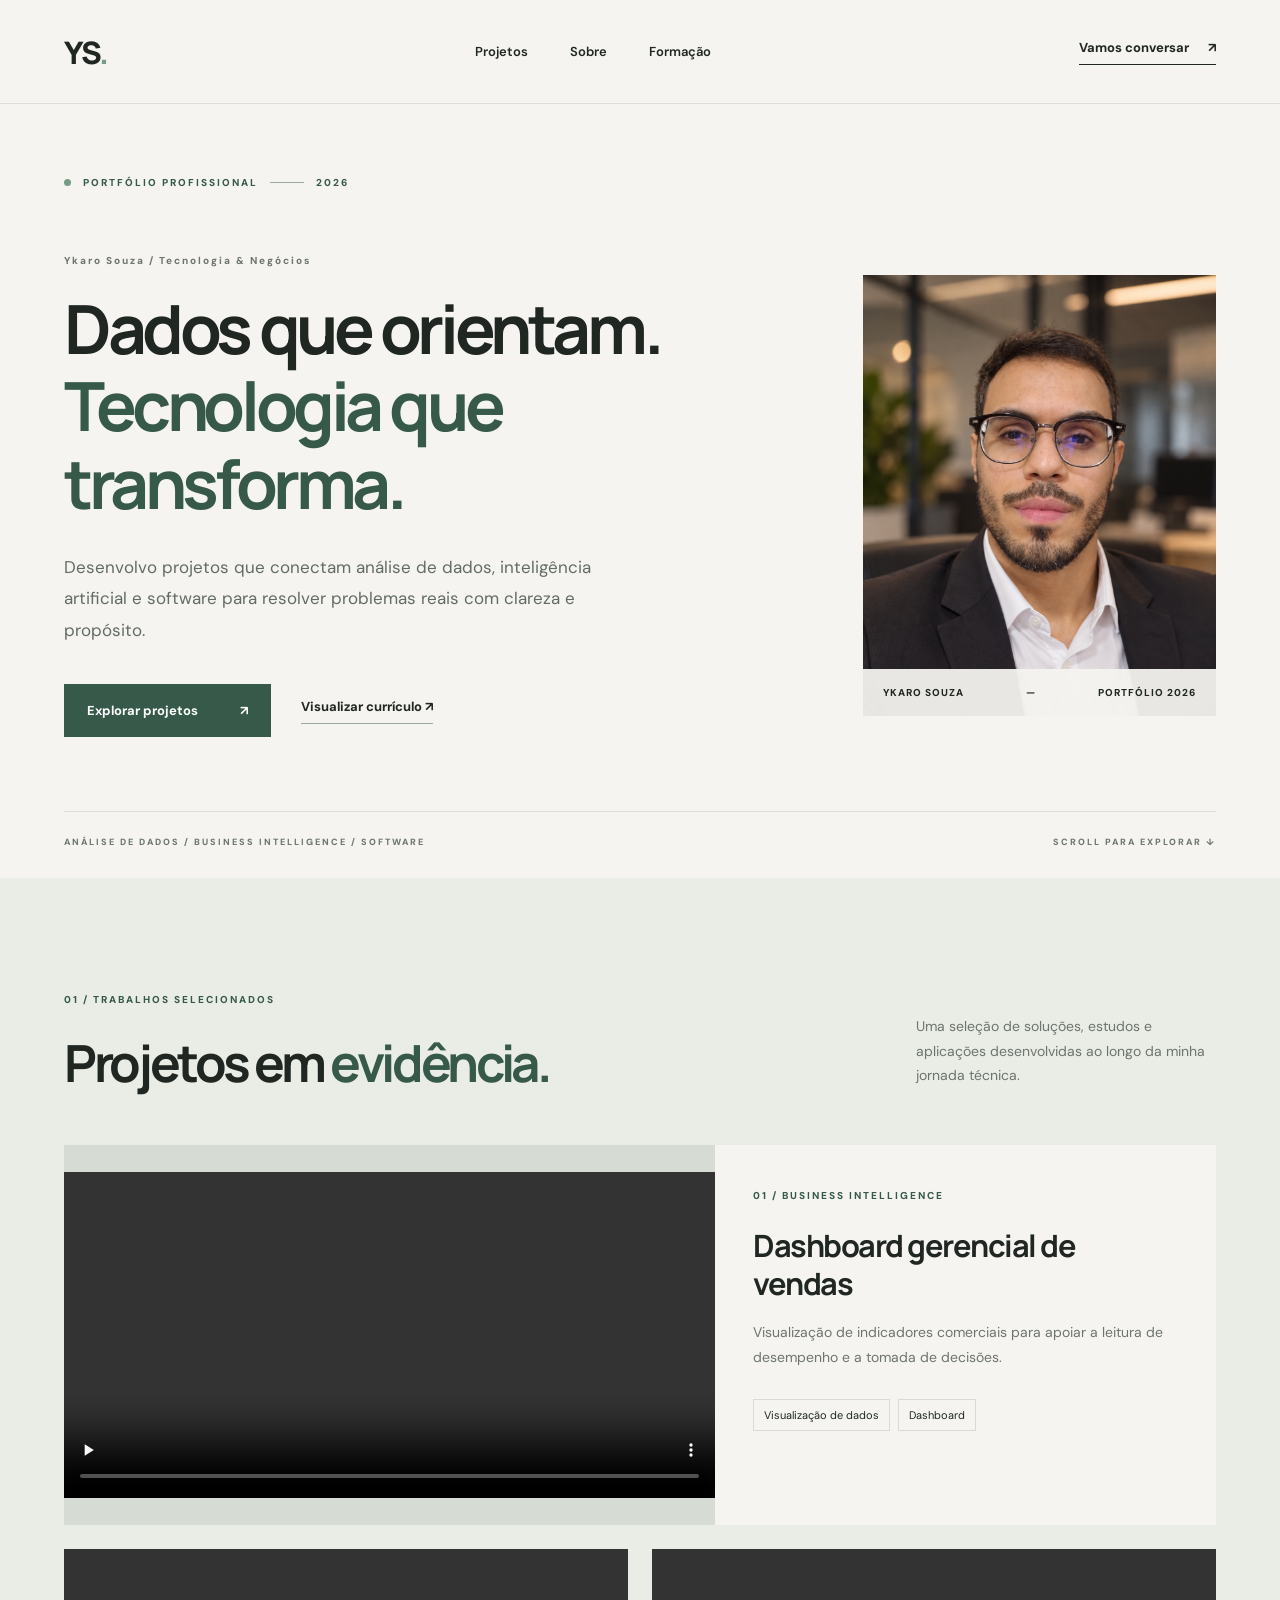
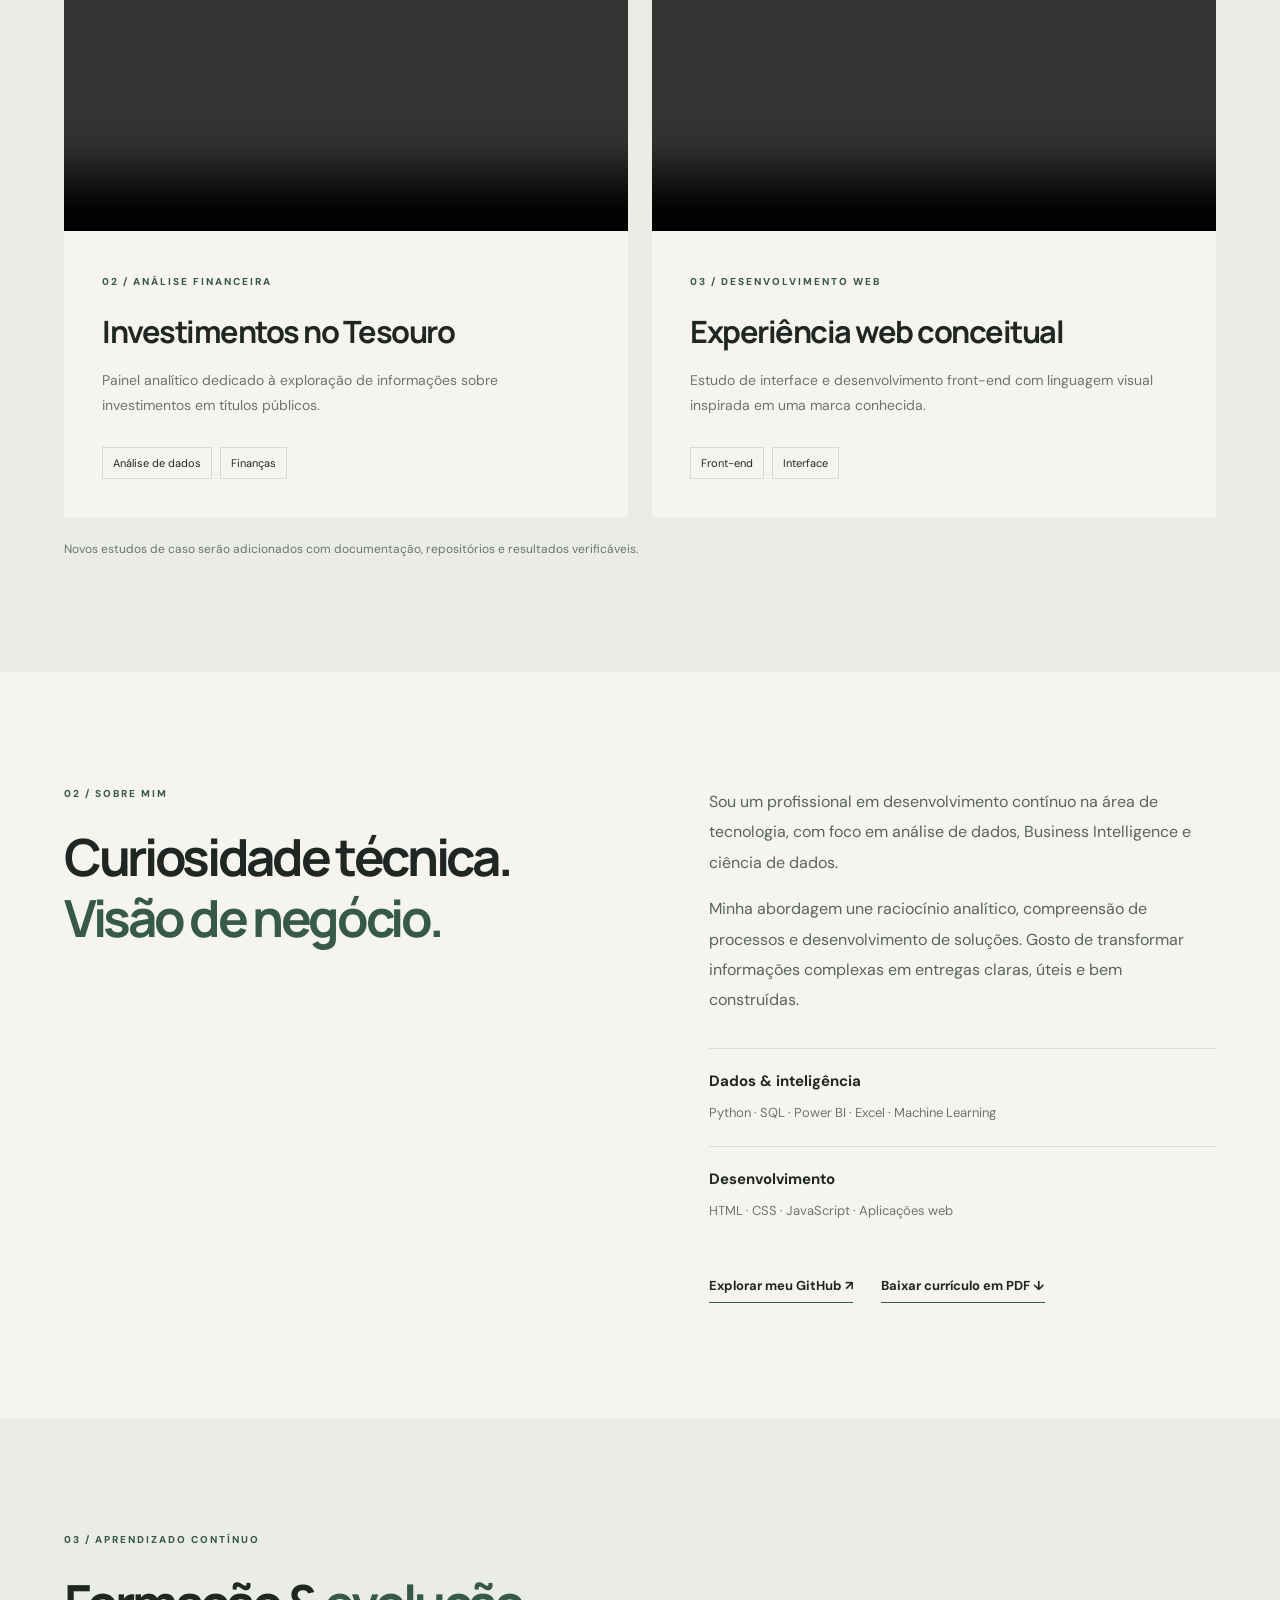
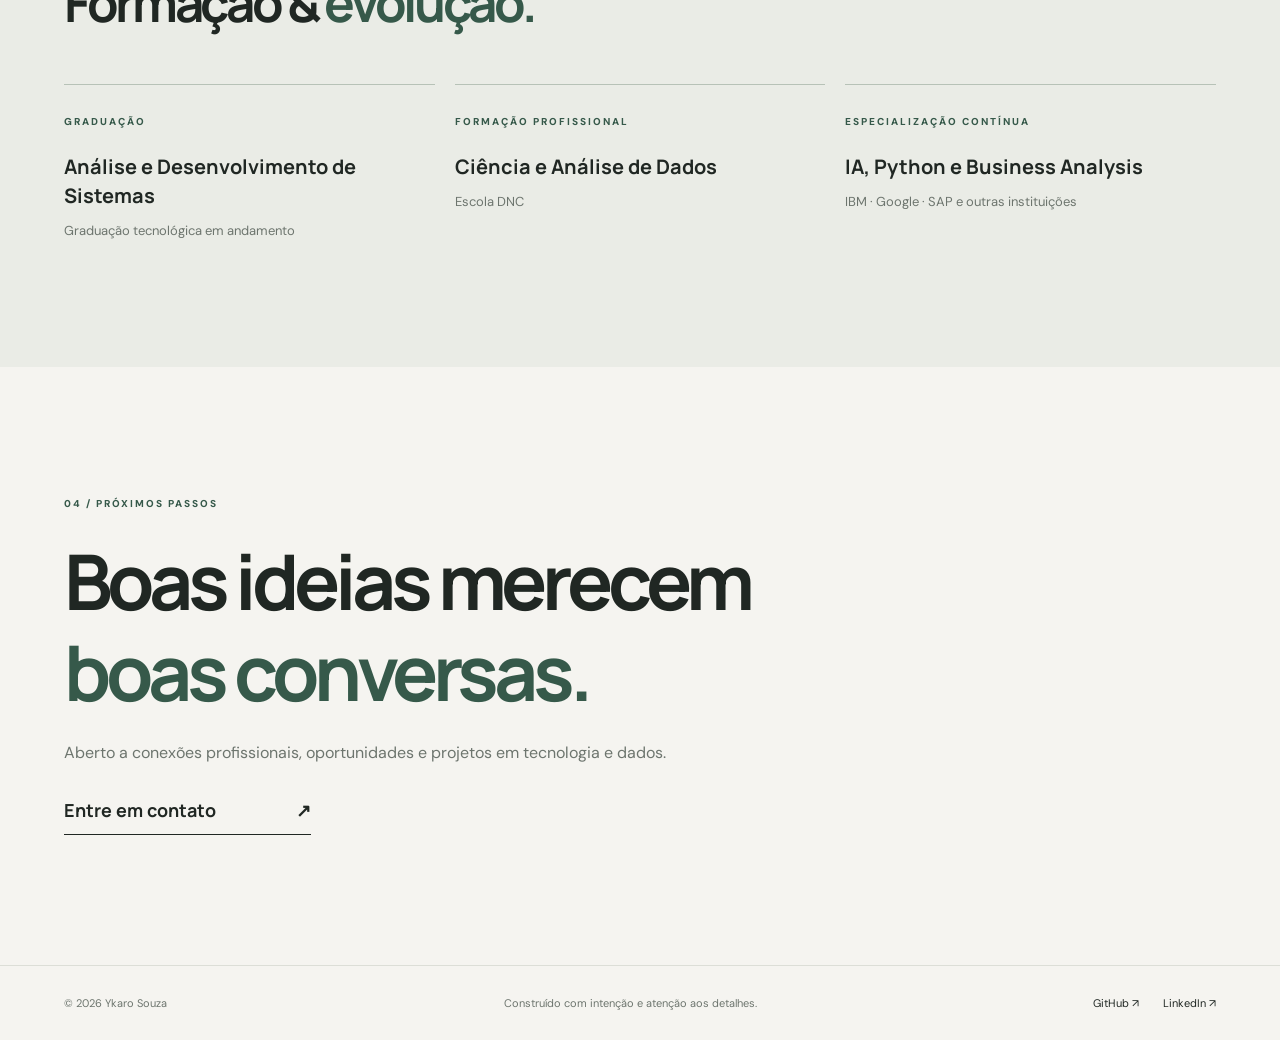
<file: preview.html>
<!doctype html>
<html lang="pt-BR"><head><meta charset="UTF-8"><meta name="viewport" content="width=device-width, initial-scale=1"><meta name="theme-color" content="#f5f4f0"><meta name="description" content="Ykaro Souza — projetos em análise de dados, inteligência artificial e desenvolvimento de software."><title>Ykaro Souza — Dados, IA & Software</title><link rel="preconnect" href="https://fonts.googleapis.com"><link rel="preconnect" href="https://fonts.gstatic.com" crossorigin><link href="https://fonts.googleapis.com/css2?family=DM+Sans:wght@400;500;600;700&family=Manrope:wght@400;500;600;700;800&display=swap" rel="stylesheet"><link rel="stylesheet" href="portfolio-v2.css"></head>
<body><a class="skip" href="#main">Pular para o conteúdo</a><header class="nav wrap"><a class="wordmark" href="#inicio">YS<span class="dot">.</span></a><nav aria-label="Navegação principal"><a href="#projetos">Projetos</a><a href="#sobre">Sobre</a><a href="#formacao">Formação</a></nav><a class="nav-contact" href="mailto:steffanoayres@gmail.com">Vamos conversar <span aria-hidden="true">↗</span></a></header>
<main id="main"><section class="hero wrap" id="inicio"><div class="eyebrow"><span class="status"></span> PORTFÓLIO PROFISSIONAL <span class="eyebrow-line"></span> 2026</div><div class="hero-layout"><div><p class="overline">Ykaro Souza / Tecnologia & Negócios</p><h1>Dados que orientam.<br><em>Tecnologia que transforma.</em></h1><p class="lead">Desenvolvo projetos que conectam análise de dados, inteligência artificial e software para resolver problemas reais com clareza e propósito.</p><div class="hero-actions"><a class="primary" href="#projetos">Explorar projetos <span>↗</span></a><a class="secondary" href="assets/Curriculo_Ykaro.pdf" target="_blank" rel="noopener noreferrer">Visualizar currículo ↗</a></div></div><div class="portrait"><img src="assets/foto-perfil.png" alt="Retrato de Ykaro Souza"><span class="portrait-caption">YKARO SOUZA <span>—</span> PORTFÓLIO 2026</span></div></div><div class="hero-bottom"><span>ANÁLISE DE DADOS / BUSINESS INTELLIGENCE / SOFTWARE</span><span>SCROLL PARA EXPLORAR ↓</span></div></section>
<section class="section projects" id="projetos"><div class="wrap"><div class="section-head"><div><p class="kicker">01 / TRABALHOS SELECIONADOS</p><h2>Projetos em <em>evidência.</em></h2></div><p>Uma seleção de soluções, estudos e aplicações desenvolvidas ao longo da minha jornada técnica.</p></div><div class="project-grid">
<article class="project feature"><div class="project-media"><video controls preload="none" playsinline aria-label="Demonstração do dashboard de vendas"><source src="assets/dash_gerencial.mp4" type="video/mp4"></video></div><div class="project-info"><span class="project-index">01 / BUSINESS INTELLIGENCE</span><h3>Dashboard gerencial de vendas</h3><p>Visualização de indicadores comerciais para apoiar a leitura de desempenho e a tomada de decisões.</p><div class="tags"><span>Visualização de dados</span><span>Dashboard</span></div></div></article>
<article class="project"><div class="project-media"><video controls preload="none" playsinline aria-label="Demonstração do dashboard de investimentos"><source src="assets/dash_tesouro.mp4" type="video/mp4"></video></div><div class="project-info"><span class="project-index">02 / ANÁLISE FINANCEIRA</span><h3>Investimentos no Tesouro</h3><p>Painel analítico dedicado à exploração de informações sobre investimentos em títulos públicos.</p><div class="tags"><span>Análise de dados</span><span>Finanças</span></div></div></article>
<article class="project"><div class="project-media"><video controls preload="none" playsinline aria-label="Demonstração do projeto de desenvolvimento web"><source src="assets/site redbull.mp4" type="video/mp4"></video></div><div class="project-info"><span class="project-index">03 / DESENVOLVIMENTO WEB</span><h3>Experiência web conceitual</h3><p>Estudo de interface e desenvolvimento front-end com linguagem visual inspirada em uma marca conhecida.</p><div class="tags"><span>Front-end</span><span>Interface</span></div></div></article>
</div><p class="project-note">Novos estudos de caso serão adicionados com documentação, repositórios e resultados verificáveis.</p></div></section>
<section class="section about wrap" id="sobre"><div><p class="kicker">02 / SOBRE MIM</p><h2>Curiosidade técnica.<br><em>Visão de negócio.</em></h2></div><div class="about-copy"><p>Sou um profissional em desenvolvimento contínuo na área de tecnologia, com foco em análise de dados, Business Intelligence e ciência de dados.</p><p>Minha abordagem une raciocínio analítico, compreensão de processos e desenvolvimento de soluções. Gosto de transformar informações complexas em entregas claras, úteis e bem construídas.</p><div class="skill-groups"><div><h3>Dados & inteligência</h3><p>Python · SQL · Power BI · Excel · Machine Learning</p></div><div><h3>Desenvolvimento</h3><p>HTML · CSS · JavaScript · Aplicações web</p></div></div><div class="resume-links"><a class="text-link" href="https://github.com/Ykaro-Ayres" target="_blank" rel="noopener noreferrer">Explorar meu GitHub ↗</a><a class="text-link" href="assets/Curriculo_Ykaro.pdf" download="Curriculo_Ykaro_Souza.pdf">Baixar currículo em PDF ↓</a></div></div></section>
<section class="section education" id="formacao"><div class="wrap"><div class="section-head"><div><p class="kicker">03 / APRENDIZADO CONTÍNUO</p><h2>Formação & <em>evolução.</em></h2></div></div><div class="education-grid"><div class="education-item"><span>GRADUAÇÃO</span><h3>Análise e Desenvolvimento de Sistemas</h3><p>Graduação tecnológica em andamento</p></div><div class="education-item"><span>FORMAÇÃO PROFISSIONAL</span><h3>Ciência e Análise de Dados</h3><p>Escola DNC</p></div><div class="education-item"><span>ESPECIALIZAÇÃO CONTÍNUA</span><h3>IA, Python e Business Analysis</h3><p>IBM · Google · SAP e outras instituições</p></div></div></div></section>
<section class="contact wrap" id="contato"><p class="kicker">04 / PRÓXIMOS PASSOS</p><h2>Boas ideias merecem<br><em>boas conversas.</em></h2><p>Aberto a conexões profissionais, oportunidades e projetos em tecnologia e dados.</p><a href="mailto:steffanoayres@gmail.com" class="contact-link">Entre em contato <span>↗</span></a></section></main>
<footer class="footer wrap"><span>© <span id="year">2026</span> Ykaro Souza</span><span>Construído com intenção e atenção aos detalhes.</span><div><a href="https://github.com/Ykaro-Ayres" target="_blank" rel="noopener noreferrer">GitHub ↗</a><a href="https://www.linkedin.com/in/ykaro-souza-81953a337" target="_blank" rel="noopener noreferrer">LinkedIn ↗</a></div></footer><script>document.getElementById('year').textContent=new Date().getFullYear();</script></body></html>
</file>
<file: portfolio-v2.css>
:root{--ink:#202723;--muted:#6d756e;--paper:#f5f4f0;--green:#36594a;--line:#dcded7}*{box-sizing:border-box}html{scroll-behavior:smooth}body{margin:0;background:var(--paper);color:var(--ink);font-family:'DM Sans',sans-serif;-webkit-font-smoothing:antialiased}a{color:inherit;text-decoration:none}a:focus-visible,button:focus-visible{outline:3px solid #769b85;outline-offset:4px}.skip{position:absolute;left:-9999px}.skip:focus{left:12px;top:12px;z-index:99;background:white;padding:12px}.wrap{max-width:1320px;margin:auto;padding-left:5%;padding-right:5%}.nav{height:104px;display:flex;align-items:center;justify-content:space-between;border-bottom:1px solid var(--line)}.wordmark{font:800 31px Manrope,sans-serif;letter-spacing:-2px}.dot{color:#799c87}.nav nav{display:flex;gap:42px;font-size:13px;font-weight:600}.nav nav a:hover,.secondary:hover,.text-link:hover{color:var(--green)}.nav-contact{font-size:13px;font-weight:700;border-bottom:1px solid var(--ink);padding-bottom:8px}.nav-contact span{margin-left:16px}.hero{padding-top:72px}.eyebrow,.kicker,.overline,.hero-bottom,.project-index,.portrait-caption,.education-item>span{font-size:10px;letter-spacing:2px;font-weight:800}.eyebrow{display:flex;align-items:center;gap:12px;color:var(--green)}.status{height:7px;width:7px;border-radius:50%;background:#789b85}.eyebrow-line{width:34px;height:1px;background:#9ca89c}.hero-layout{display:grid;grid-template-columns:1.5fr .75fr;align-items:center;gap:8%;padding:65px 0 74px}.overline{color:var(--muted);margin:0 0 23px}h1,h2,h3,p{margin-top:0}h1,h2{font-family:Manrope,sans-serif;letter-spacing:-.065em}h1{font-size:clamp(48px,5.3vw,84px);line-height:1.14;margin-bottom:30px;font-weight:700}h1 em,h2 em{font-style:normal;color:var(--green)}.lead{font-size:17px;line-height:1.85;color:#626c65;max-width:550px}.hero-actions{display:flex;gap:30px;align-items:center;margin-top:38px}.primary{background:var(--green);color:white;padding:18px 23px;display:inline-flex;gap:42px;justify-content:space-between;font-size:13px;font-weight:700;transition:background .2s}.primary:hover{background:#243e33}.secondary{font-size:13px;font-weight:700;border-bottom:1px solid #9ca89c;padding-bottom:8px}.portrait{position:relative;aspect-ratio:4/5;background:#d9ded6;overflow:hidden}.portrait img{width:100%;height:100%;object-fit:cover;object-position:center}.portrait-caption{position:absolute;bottom:0;left:0;right:0;padding:17px 20px;background:rgba(245,244,240,.94);display:flex;justify-content:space-between;letter-spacing:1px}.hero-bottom{display:flex;justify-content:space-between;gap:20px;padding:24px 0 30px;border-top:1px solid var(--line);color:#6b766d;font-size:9px}.section{padding-top:115px;padding-bottom:115px}.projects,.education{background:#eaece6}.section-head{display:flex;justify-content:space-between;align-items:end;gap:60px;margin-bottom:52px}.kicker{color:var(--green);margin-bottom:26px}h2{font-size:clamp(38px,4vw,60px);line-height:1.18;font-weight:700;margin-bottom:0}.section-head>p{max-width:300px;color:var(--muted);line-height:1.75;font-size:14px;margin-bottom:5px}.project-grid{display:grid;grid-template-columns:1fr 1fr;gap:24px}.project{background:var(--paper);min-width:0}.project.feature{grid-column:1/-1;display:grid;grid-template-columns:1.3fr 1fr}.project-media{background:#d6dcd4;min-height:280px;display:flex;align-items:center}.project-media video{width:100%;max-height:450px;display:block;object-fit:contain}.project.feature .project-media{min-height:380px}.project-info{padding:38px}.project-index{color:var(--green)}.project h3{font:700 clamp(24px,2.4vw,34px)/1.25 Manrope,sans-serif;letter-spacing:-1.5px;margin:22px 0 18px}.project-info p{color:var(--muted);line-height:1.75;font-size:14px}.tags{display:flex;gap:8px;flex-wrap:wrap;margin-top:30px}.tags span{border:1px solid #d7dbd4;padding:8px 10px;font-size:11px}.project-note{color:var(--muted);font-size:12px;margin:24px 0 0}.about{display:grid;grid-template-columns:1fr 1fr;gap:12%}.about-copy>p{font-size:16px;line-height:1.9;color:#59645d}.skill-groups{margin:32px 0}.skill-groups>div{border-top:1px solid var(--line);padding:22px 0}.skill-groups h3{font-size:15px;margin-bottom:10px}.skill-groups p{font-size:13px;color:var(--muted);line-height:1.8;margin:0}.text-link{font-size:13px;font-weight:700;border-bottom:1px solid var(--green);padding-bottom:8px}.education-grid{display:grid;grid-template-columns:repeat(3,1fr);gap:20px}.education-item{border-top:1px solid #b7c2b7;padding-top:24px}.education-item>span{color:var(--green)}.education-item h3{font:700 20px/1.45 Manrope,sans-serif;margin:22px 0 12px}.education-item p{font-size:13px;color:var(--muted)}.contact{padding-top:130px;padding-bottom:130px}.contact h2{font-size:clamp(44px,6vw,80px)}.contact>p:not(.kicker){color:var(--muted);font-size:16px;margin:25px 0 35px}.contact-link{font:700 18px Manrope,sans-serif;border-bottom:1px solid var(--ink);padding-bottom:12px;display:inline-flex;gap:80px}.footer{border-top:1px solid var(--line);padding-top:30px;padding-bottom:30px;display:flex;justify-content:space-between;gap:20px;align-items:center;font-size:11px;color:var(--muted)}.footer>div{display:flex;gap:24px}.footer a{color:var(--ink)}@media(max-width:900px){.hero-layout{grid-template-columns:1fr 280px;gap:30px}.project.feature{grid-template-columns:1fr}.project.feature .project-media{min-height:250px}.about{gap:5%}}@media(max-width:680px){.nav{height:76px}.nav nav{gap:15px;font-size:11px}.nav-contact{display:none}.hero{padding-top:40px}.hero-layout{grid-template-columns:1fr;padding:40px 0}.portrait{max-width:370px;width:100%;margin:auto}.hero-bottom span:last-child{display:none}h1{font-size:clamp(42px,10vw,65px)}.hero-actions{gap:20px}.section{padding-top:75px;padding-bottom:75px}.section-head{display:block}.section-head>p{margin-top:22px}.project-grid,.about,.education-grid{grid-template-columns:1fr}.project.feature{grid-column:auto}.project-media,.project.feature .project-media{min-height:200px}.project-info{padding:26px}.about-copy{margin-top:32px}.contact{padding-top:80px;padding-bottom:90px}.footer{flex-wrap:wrap}.footer>span:nth-child(2){display:none}}@media(prefers-reduced-motion:reduce){html{scroll-behavior:auto}}
/* Projetos autorais e desenvolvimento atual */
.english-showcase{display:flex;align-items:center;justify-content:center;gap:16px;overflow:hidden;min-height:420px;padding:34px;background:linear-gradient(145deg,#dce7df,#b8cabe)}.english-showcase img{display:block;width:29%;max-width:180px;height:360px;object-fit:contain;border-radius:18px;box-shadow:0 16px 36px #182d2730}.english-showcase img:nth-child(2){transform:translateY(-12px)}.project-link{display:inline-block;margin-top:28px;padding-bottom:8px;border-bottom:1px solid var(--green);font-size:13px;font-weight:700;color:var(--green)}.nexora{background:#172820;color:#f5f4f0}.nexora-layout{display:grid;grid-template-columns:1.1fr 1fr;gap:12%;align-items:center}.nexora .kicker{color:#b0c9b8}.nexora-brand{font:800 clamp(25px,3vw,44px)/1.2 Manrope,sans-serif;letter-spacing:.11em;margin-bottom:48px}.nexora-brand span{font-size:16px;color:#9cb6a5;vertical-align:top}.nexora h2 em{color:#a6c7b0}.nexora-subtitle{font-size:10px;letter-spacing:2px;color:#b3c7b8;margin-top:30px}.nexora-copy>p{line-height:1.85;color:#c2cec5;font-size:15px}.nexora-copy strong{color:white}.in-progress{display:inline-flex;align-items:center;gap:10px;margin-bottom:24px;font-size:10px;font-weight:800;letter-spacing:1.7px;color:#b0c9b8}.nexora .tags span{border-color:#53685a;color:#d2e0d5}.resume-links{display:flex;flex-wrap:wrap;gap:20px 28px}@media(max-width:900px){.nexora-layout{gap:5%}}@media(max-width:680px){.english-showcase{min-height:270px;padding:18px;gap:8px}.english-showcase img{height:235px;border-radius:10px}.nexora-layout{grid-template-columns:1fr;gap:35px}.nexora-brand{margin-bottom:28px}.nav nav{gap:12px}}

/* English GO: compact single-image carousel, never full-width screenshots */
.english-carousel{min-width:0;min-height:0;background:#dce7df;display:flex;flex-direction:column;justify-content:center;align-items:center;padding:24px 16px;overflow:hidden}.english-carousel-stage{height:340px;width:100%;display:flex;align-items:center;justify-content:center;overflow:hidden}.english-carousel-stage .english-slide{display:block;width:auto!important;max-width:min(100%,190px)!important;height:auto!important;max-height:320px!important;object-fit:contain;border-radius:12px;box-shadow:0 12px 24px #17282024}.english-carousel-stage .english-slide[hidden]{display:none!important}.english-carousel-controls{display:flex;align-items:center;justify-content:center;gap:24px;margin-top:14px}.english-carousel-controls button{width:38px;height:38px;border:1px solid #9cb3a3;border-radius:50%;background:#f5f4f0;color:#253d30;cursor:pointer;font-size:20px}.english-carousel-controls button:hover{background:#36594a;color:white}.english-count{font-size:12px;letter-spacing:1px;font-weight:700;color:#36594a}@media(max-width:680px){.english-carousel{padding:18px 12px}.english-carousel-stage{height:300px}.english-carousel-stage .english-slide{max-height:275px!important;max-width:170px!important}}
</file>
